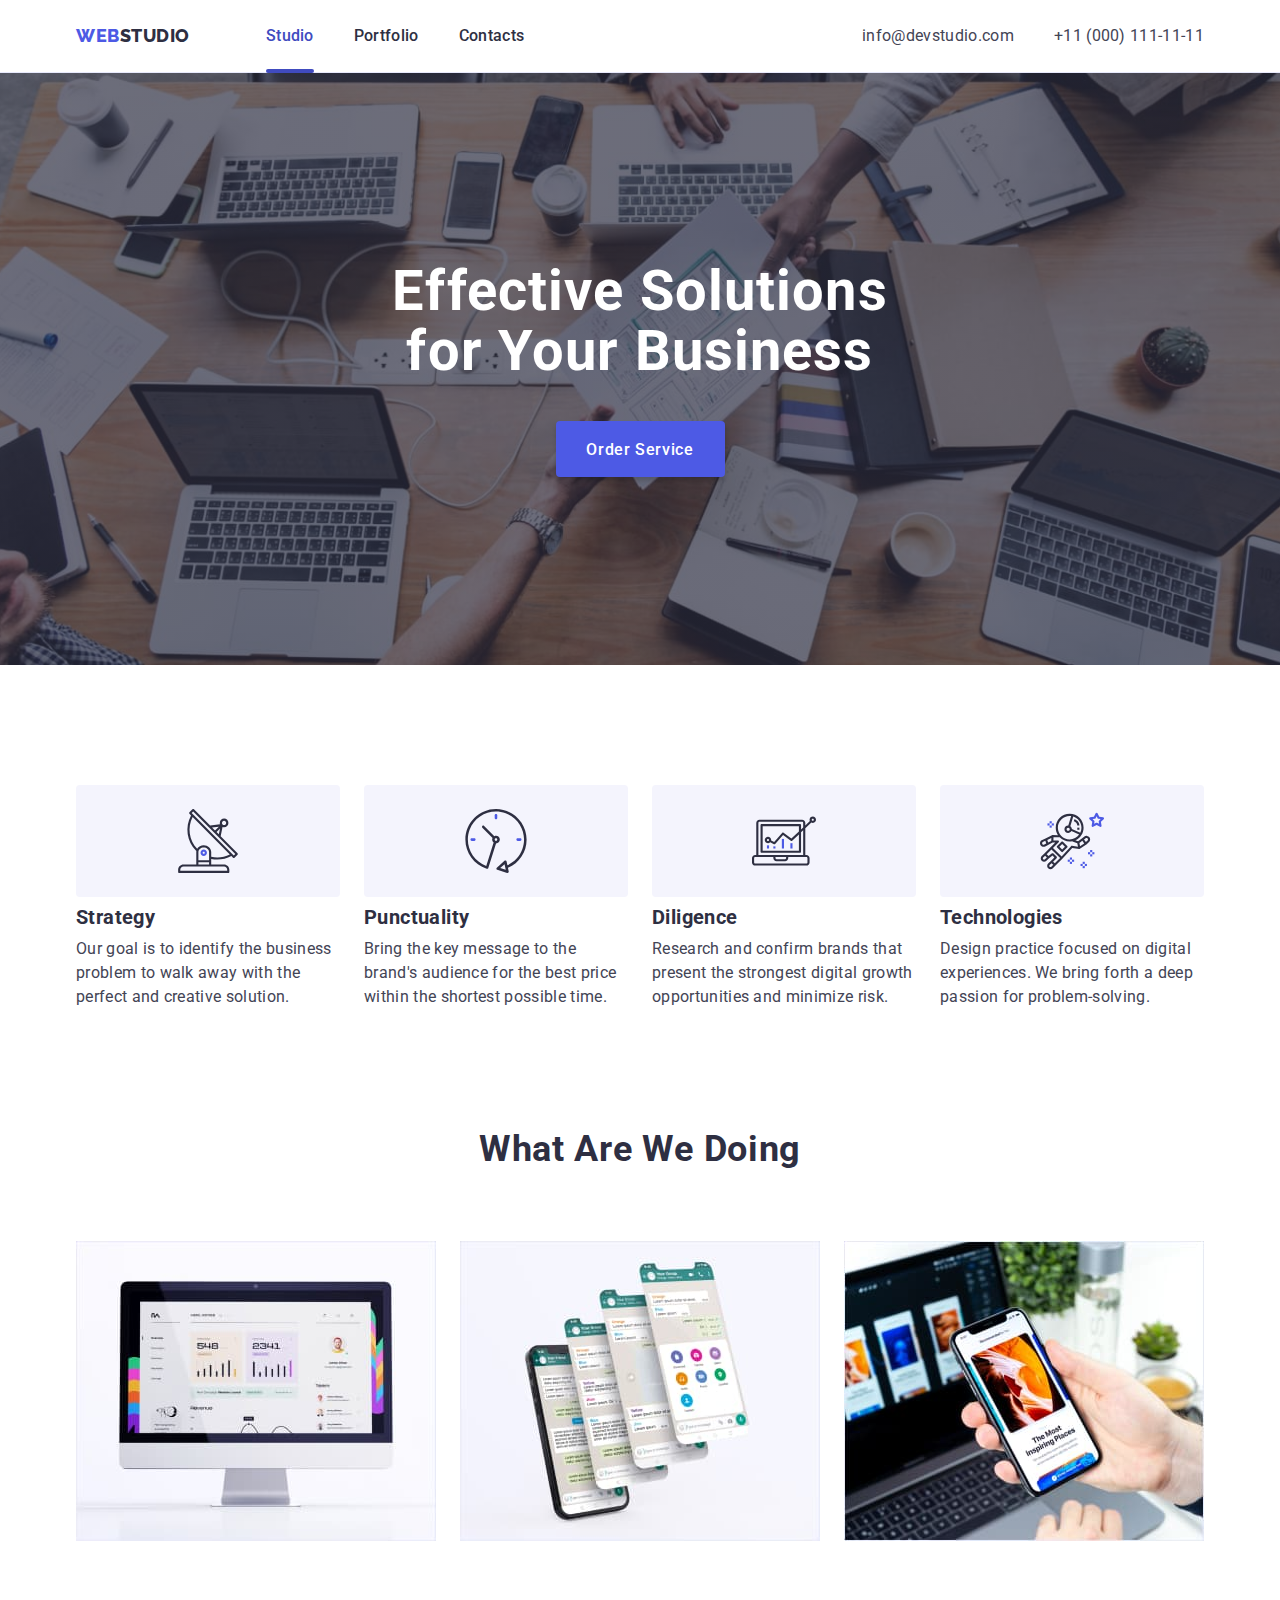
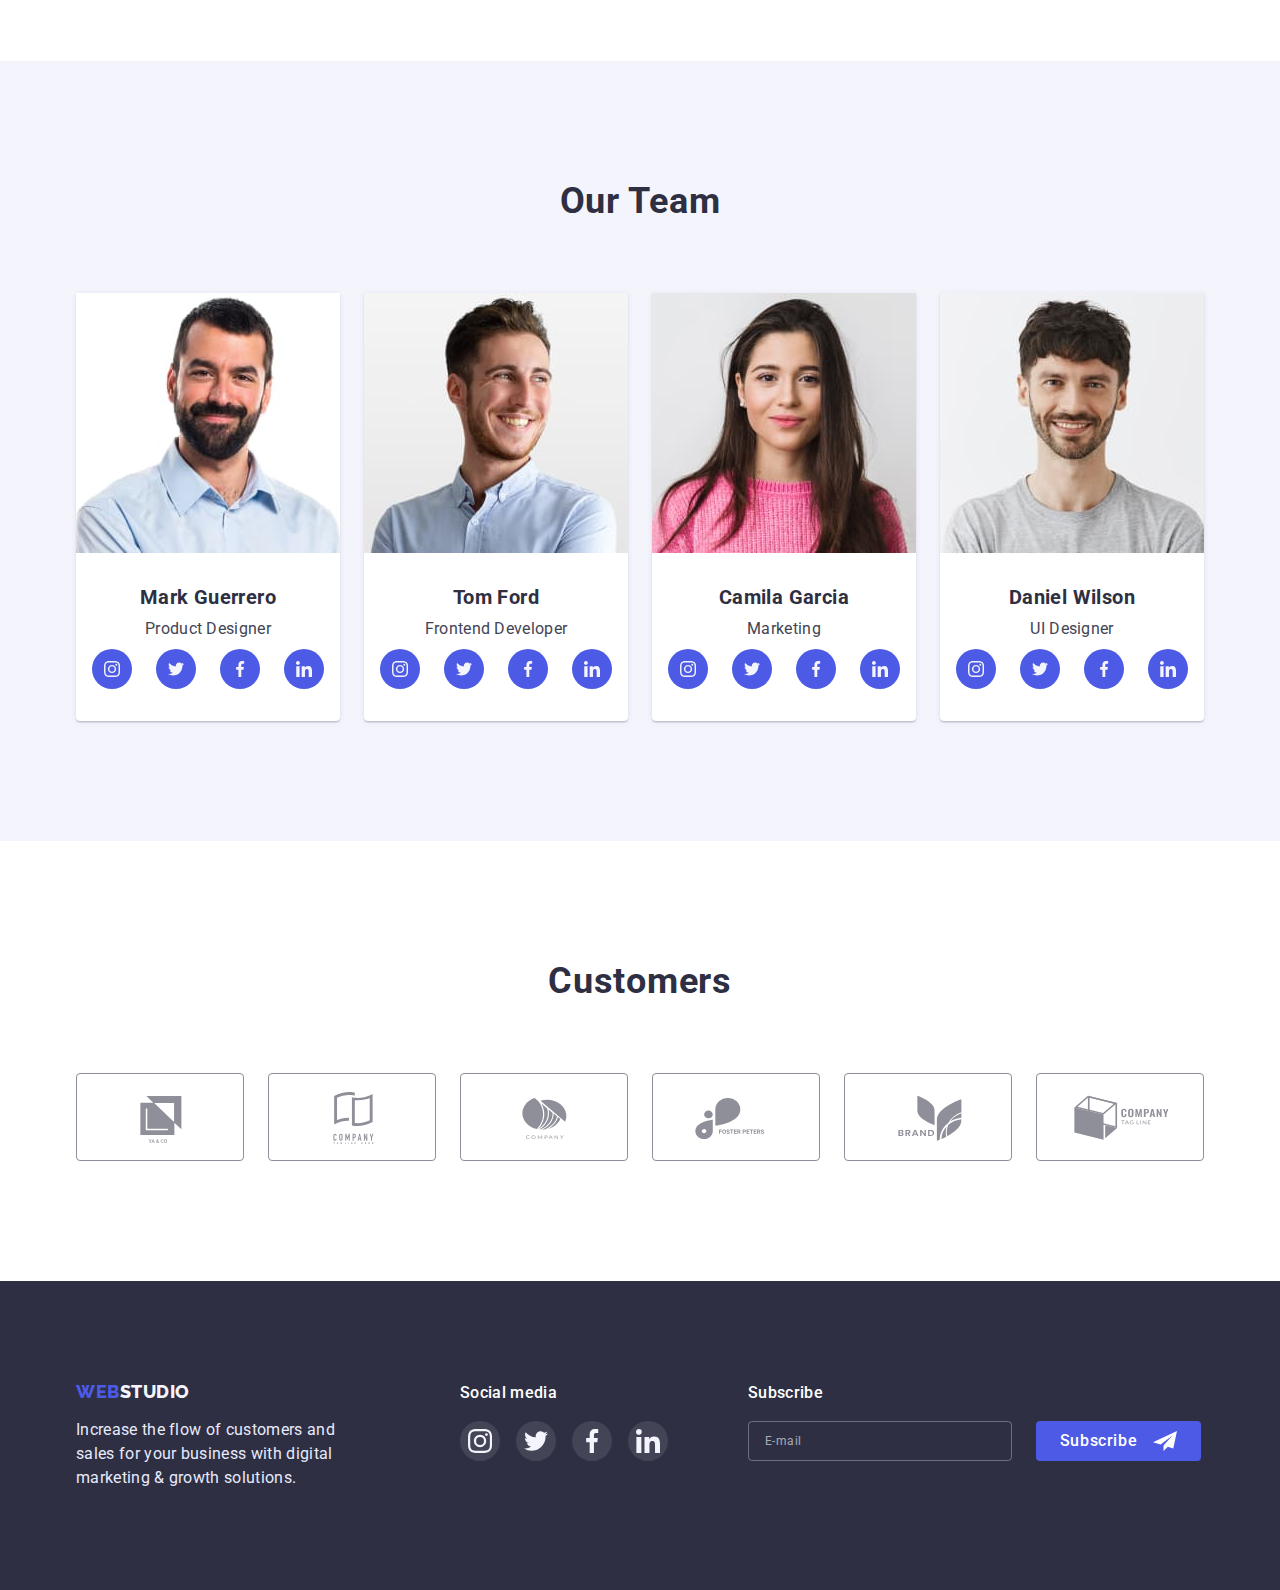
<file: index.html>
<!DOCTYPE html>
<html lang="en">
  <head>
    <meta charset="UTF-8" />
    <meta http-equiv="X-UA-Compatible" content="IE=edge" />
    <meta name="viewport" content="width=device-width, initial-scale=1.0" />
    <title>Студія</title>
    <link rel="preconnect" href="https://fonts.googleapis.com" />
    <link rel="preconnect" href="https://fonts.gstatic.com" crossorigin />
    <link
      href="https://fonts.googleapis.com/css2?family=Raleway:wght@800&family=Roboto:wght@400;500;700;900&display=swap"
      rel="stylesheet"
    />
    <link
      rel="stylesheet"
      href="https://cdnjs.cloudflare.com/ajax/libs/modern-normalize/1.1.0/modern-normalize.min.css"
    />
    <link rel="stylesheet" href="./css/styles.css" />
    <link rel="stylesheet" href="./css/mobile.css" />
    <link rel="stylesheet" href="./css/tablet.css" />
    <link rel="stylesheet" href="./css/desktop.css" />
  </head>
  <body>
    <!--header-->

    <header class="site-header">
      <div class="container wrap-header">
        <a href="./index.html" class="header-logo header-padding"
          >Web<span class="logo-text-studio">Studio</span>
        </a>
        <nav class="header-navigation">
          <ul class="navigation-list list">
            <li class="navigation-item">
              <a
                class="nav-link link header-padding active-link active-color"
                href="./index.html"
                >Studio</a
              >
            </li>
            <li class="navigation-item">
              <a class="nav-link link header-padding" href="./portfolio.html"
                >Portfolio</a
              >
            </li>
            <li class="navigation-item">
              <a class="nav-link link header-padding" href="">Contacts</a>
            </li>
          </ul>
        </nav>
        <ul class="header-contacts-list list">
          <li class="header-contact-item">
            <a
              class="header-mail-link link header-padding"
              href="mailto:info@devstudio.com"
              >info@devstudio.com
            </a>
          </li>
          <li class="header-contact-item">
            <a
              class="header-phone-link link header-padding"
              href="tel:+11(000)111-11-11"
              >+11 (000) 111-11-11
            </a>
          </li>
        </ul>
        <button type="button" class="open-mob-menu" data-menu-open>
          <svg class="icon-hamburger" width="32px" height="22px">
            <use href="./images/symbol-defs.svg#icon-hamburger"></use>
          </svg>
        </button>
      </div>
      <div class="mob-menu is-hidden" data-menu>
        <div class="container">
          <div class="mob-nav-wrap">
            <button type="button" class="close-mob-menu" data-menu-close>
              <svg class="icon-close" width="8px" height="8px">
                <use href="./images/symbol-defs.svg#icon-close1"></use>
              </svg>
            </button>
            <ul class="mob-menu-list list">
              <li class="mob-menu-item">
                <a href="./index.html" class="mob-menu-link link active-color"
                  >Studio</a
                >
              </li>
              <li class="mob-menu-item">
                <a href="./portfolio.html" class="mob-menu-link link"
                  >Portfolio</a
                >
              </li>
              <li class="mob-menu-item">
                <a href="" class="mob-menu-link link">Contacts</a>
              </li>
            </ul>
          </div>
          <div class="mob-contacts-wrap">
            <ul class="mob-contacts-list list">
              <li class="mob-contacts-item">
                <a href="tel:+11(000)111-11-11" class="mob-contacts-tel link"
                  >+11 (000) 111-11-11</a
                >
              </li>
              <li class="mob-contacts-item">
                <a
                  href="mailto:info@devstudio.com"
                  class="mob-contacts-email link"
                  >info@devstudio.com</a
                >
              </li>
            </ul>
            <ul class="mob-soc-list list">
              <li class="mob-soc-item">
                <a href="" class="mob-soc-link link"
                  ><svg class="mob-soc-icon" width="24" height="24">
                    <use
                      href="./images/symbol-defs.svg#icon-instagram"
                    ></use></svg
                ></a>
              </li>
              <li class="mob-soc-item">
                <a href="" class="mob-soc-link link"
                  ><svg class="mob-soc-icon" width="24" height="24">
                    <use
                      href="./images/symbol-defs.svg#icon-twitter"
                    ></use></svg
                ></a>
              </li>
              <li class="mob-soc-item">
                <a href="" class="mob-soc-link link"
                  ><svg class="mob-soc-icon" width="24" height="24">
                    <use
                      href="./images/symbol-defs.svg#icon-facebook"
                    ></use></svg
                ></a>
              </li>
              <li class="mob-soc-item">
                <a href="" class="mob-soc-link link"
                  ><svg class="mob-soc-icon" width="24" height="24">
                    <use
                      href="./images/symbol-defs.svg#icon-linkedin"
                    ></use></svg
                ></a>
              </li>
            </ul>
          </div>
        </div>
      </div>
    </header>

    <!--main-->

    <main class="site-main">
      <!--section solutions-->

      <section class="section-solutions">
        <div class="container">
          <h1 class="solution-title">Effective Solutions for Your Business</h1>
          <button class="service-btn" type="button" data-modal-open>
            Order Service
          </button>
        </div>
      </section>

      <!--Section advantages-->

      <section class="section-advantages section">
        <div class="container">
          <h2 class="visually-hidden">Advantages</h2>
          <ul class="advantages-list list">
            <li class="advantages-item icon-antenna">
              <h3 class="advantures-desc">Strategy</h3>
              <p class="advantures-text">
                Our goal is to identify the business problem to walk away with
                the perfect and creative solution.
              </p>
            </li>
            <li class="advantages-item icon-clock">
              <h3 class="advantures-desc">Punctuality</h3>
              <p class="advantures-text">
                Bring the key message to the brand's audience for the best price
                within the shortest possible time.
              </p>
            </li>
            <li class="advantages-item icon-diagram">
              <h3 class="advantures-desc">Diligence</h3>
              <p class="advantures-text">
                Research and confirm brands that present the strongest digital
                growth opportunities and minimize risk.
              </p>
            </li>
            <li class="advantages-item icon-astronaut">
              <h3 class="advantures-desc">Technologies</h3>
              <p class="advantures-text">
                Design practice focused on digital experiences. We bring forth a
                deep passion for problem-solving.
              </p>
            </li>
          </ul>
        </div>
      </section>

      <!--section activity-->

      <section class="section-activity section">
        <div class="container">
          <h2 class="activity-title">What are we doing</h2>
          <ul class="activity-list list">
            <li class="activity-item">
              <img
                srcset="
                  ./images/img-activity1.jpg    1x,
                  ./images/img-activity1-2x.jpg 2x
                "
                class="activity-image"
                src="./images/img-activity1.jpg"
                alt="img1"
                width="360"
                height="300"
              />
            </li>
            <li class="activity-item">
              <img
                srcset="
                  ./images/img-activity2.jpg    1x,
                  ./images/img-activity2-2x.jpg 2x
                "
                class="activity-image"
                src="./images/img-activity2.jpg"
                alt="img2"
                width="360"
                height="300"
              />
            </li>
            <li class="activity-item">
              <img
                srcset="
                  ./images/img-activity3.jpg    1x,
                  ./images/img-activity3-2x.jpg 2x
                "
                class="activity-image"
                src="./images/img-activity3.jpg"
                alt="img3"
                width="360"
                height="300"
              />
            </li>
          </ul>
        </div>
      </section>

      <!--section team-->

      <section class="section-team section">
        <div class="container">
          <h2 class="team-title">Our Team</h2>
          <ul class="team-list list">
            <li class="team-item">
              <img
                srcset="./images/img-team1.jpg 1x, ./images/img-team1-2x.jpg 2x"
                class="team-image"
                src="./images/img-team1.jpg"
                alt="img-team1"
                width="264"
                height="260"
              />
              <h3 class="team-desc-title">Mark Guerrero</h3>
              <p class="team-text">Product Designer</p>
              <ul class="team-soc-list list">
                <li class="team-soc-item">
                  <a href="" class="team-soc-link link">
                    <svg class="team-soc-icon" width="16" height="16">
                      <use href="./images/symbol-defs.svg#icon-instagram"></use>
                    </svg>
                  </a>
                </li>
                <li class="team-soc-item">
                  <a href="" class="team-soc-link link">
                    <svg class="team-soc-icon" width="16" height="16">
                      <use href="./images/symbol-defs.svg#icon-twitter"></use>
                    </svg>
                  </a>
                </li>
                <li class="team-soc-item">
                  <a href="" class="team-soc-link link">
                    <svg class="team-soc-icon" width="16" height="16">
                      <use href="./images/symbol-defs.svg#icon-facebook"></use>
                    </svg>
                  </a>
                </li>
                <li class="team-soc-item">
                  <a href="" class="team-soc-link link">
                    <svg class="team-soc-icon" width="16" height="16">
                      <use href="./images/symbol-defs.svg#icon-linkedin"></use>
                    </svg>
                  </a>
                </li>
              </ul>
            </li>

            <li class="team-item">
              <img
                srcset="./images/img-team2.jpg 1x, ./images/img-team2-2x.jpg 2x"
                class="team-image"
                src="./images/img-team2.jpg"
                alt="img-team2"
                width="264"
                height="260"
              />
              <h3 class="team-desc-title">Tom Ford</h3>
              <p class="team-text">Frontend Developer</p>
              <ul class="team-soc-list list">
                <li class="team-soc-item">
                  <a href="" class="team-soc-link link">
                    <svg class="team-soc-icon" width="16" height="16">
                      <use href="./images/symbol-defs.svg#icon-instagram"></use>
                    </svg>
                  </a>
                </li>
                <li class="team-soc-item">
                  <a href="" class="team-soc-link link">
                    <svg class="team-soc-icon" width="16" height="16">
                      <use href="./images/symbol-defs.svg#icon-twitter"></use>
                    </svg>
                  </a>
                </li>
                <li class="team-soc-item">
                  <a href="" class="team-soc-link link">
                    <svg class="team-soc-icon" width="16" height="16">
                      <use href="./images/symbol-defs.svg#icon-facebook"></use>
                    </svg>
                  </a>
                </li>
                <li class="team-soc-item">
                  <a href="" class="team-soc-link link">
                    <svg class="team-soc-icon" width="16" height="16">
                      <use href="./images/symbol-defs.svg#icon-linkedin"></use>
                    </svg>
                  </a>
                </li>
              </ul>
            </li>
            <li class="team-item">
              <img
                srcset="./images/img-team3.jpg 1x, ./images/img-team3-2x.jpg 2x"
                class="team-image"
                src="./images/img-team3.jpg"
                alt="img-team3"
                width="264"
                height="260"
              />
              <h3 class="team-desc-title">Camila Garcia</h3>
              <p class="team-text">Marketing</p>
              <ul class="team-soc-list list">
                <li class="team-soc-item">
                  <a href="" class="team-soc-link link">
                    <svg class="team-soc-icon" width="16" height="16">
                      <use href="./images/symbol-defs.svg#icon-instagram"></use>
                    </svg>
                  </a>
                </li>
                <li class="team-soc-item">
                  <a href="" class="team-soc-link link">
                    <svg class="team-soc-icon" width="16" height="16">
                      <use href="./images/symbol-defs.svg#icon-twitter"></use>
                    </svg>
                  </a>
                </li>
                <li class="team-soc-item">
                  <a href="" class="team-soc-link link">
                    <svg class="team-soc-icon" width="16" height="16">
                      <use href="./images/symbol-defs.svg#icon-facebook"></use>
                    </svg>
                  </a>
                </li>
                <li class="team-soc-item">
                  <a href="" class="team-soc-link link">
                    <svg class="team-soc-icon" width="16" height="16">
                      <use href="./images/symbol-defs.svg#icon-linkedin"></use>
                    </svg>
                  </a>
                </li>
              </ul>
            </li>
            <li class="team-item">
              <img
                srcset="./images/img-team4.jpg 1x, ./images/img-team4-2x.jpg 2x"
                class="team-image"
                src="./images/img-team4.jpg"
                alt="img-team4"
                width="264"
                height="260"
              />
              <h3 class="team-desc-title">Daniel Wilson</h3>
              <p class="team-text">UI Designer</p>
              <ul class="team-soc-list list">
                <li class="team-soc-item">
                  <a href="" class="team-soc-link link">
                    <svg class="team-soc-icon" width="16" height="16">
                      <use href="./images/symbol-defs.svg#icon-instagram"></use>
                    </svg>
                  </a>
                </li>
                <li class="team-soc-item">
                  <a href="" class="team-soc-link link">
                    <svg class="team-soc-icon" width="16" height="16">
                      <use href="./images/symbol-defs.svg#icon-twitter"></use>
                    </svg>
                  </a>
                </li>
                <li class="team-soc-item">
                  <a href="" class="team-soc-link link">
                    <svg class="team-soc-icon" width="16" height="16">
                      <use href="./images/symbol-defs.svg#icon-facebook"></use>
                    </svg>
                  </a>
                </li>
                <li class="team-soc-item">
                  <a href="" class="team-soc-link link">
                    <svg class="team-soc-icon" width="16" height="16">
                      <use href="./images/symbol-defs.svg#icon-linkedin"></use>
                    </svg>
                  </a>
                </li>
              </ul>
            </li>
          </ul>
        </div>
      </section>
      <section class="section-customers">
        <div class="container">
          <h2 class="customers-title">Customers</h2>
          <ul class="customers-list list">
            <li class="customers-item">
              <a href="" class="customers-link link"
                ><svg class="customers-icon" width="104" height="56">
                  <use
                    href="./images/symbol-defs.svg#icon-logo-firm1"
                  ></use></svg
              ></a>
            </li>
            <li class="customers-item">
              <a href="" class="customers-link link"
                ><svg class="customers-icon" width="104" height="56">
                  <use
                    href="./images/symbol-defs.svg#icon-logo-firm2"
                  ></use></svg
              ></a>
            </li>
            <li class="customers-item">
              <a href="" class="customers-link link"
                ><svg class="customers-icon" width="104" height="56">
                  <use
                    href="./images/symbol-defs.svg#icon-logo-firm3"
                  ></use></svg
              ></a>
            </li>
            <li class="customers-item">
              <a href="" class="customers-link link"
                ><svg class="customers-icon" width="104" height="56">
                  <use
                    href="./images/symbol-defs.svg#icon-logo-firm4"
                  ></use></svg
              ></a>
            </li>
            <li class="customers-item">
              <a href="" class="customers-link link"
                ><svg class="customers-icon" width="104" height="56">
                  <use
                    href="./images/symbol-defs.svg#icon-logo-firm5"
                  ></use></svg
              ></a>
            </li>
            <li class="customers-item">
              <a href="" class="customers-link link"
                ><svg class="customers-icon" width="104" height="56">
                  <use
                    href="./images/symbol-defs.svg#icon-logo-firm6"
                  ></use></svg
              ></a>
            </li>
          </ul>
        </div>
      </section>
    </main>

    <!--footer-->

    <footer class="site-footer">
      <div class="container wrap-footer">
        <div class="footer-logo-text">
          <a href="./index.html" class="footer-logo"
            >Web<span class="logo-footer-studio">Studio</span>
          </a>
          <p class="footer-text">
            Increase the flow of customers and sales for your business with
            digital marketing & growth solutions.
          </p>
        </div>
        <div class="footer-soc-icon">
          <p class="footer-soc-text">Social media</p>
          <ul class="footer-soc-list list">
            <li class="footer-soc-item">
              <a href="" class="footer-soc-link link"
                ><svg class="team-soc-icon" width="24" height="24">
                  <use
                    href="./images/symbol-defs.svg#icon-instagram"
                  ></use></svg
              ></a>
            </li>
            <li class="footer-soc-item">
              <a href="" class="footer-soc-link link"
                ><svg class="team-soc-icon" width="24" height="24">
                  <use href="./images/symbol-defs.svg#icon-twitter"></use></svg
              ></a>
            </li>
            <li class="footer-soc-item">
              <a href="" class="footer-soc-link link"
                ><svg class="team-soc-icon" width="24" height="24">
                  <use href="./images/symbol-defs.svg#icon-facebook"></use></svg
              ></a>
            </li>
            <li class="footer-soc-item">
              <a href="" class="footer-soc-link link"
                ><svg class="team-soc-icon" width="24" height="24">
                  <use href="./images/symbol-defs.svg#icon-linkedin"></use></svg
              ></a>
            </li>
          </ul>
        </div>
        <div class="wrap-footer-form">
          <p class="footer-form-title">Subscribe</p>
          <form class="footer-form">
            <input
              class="footer-input"
              type="text"
              name="user-email"
              placeholder="E-mail"
            />
            <button class="footer-form-btn" type="submit">
              Subscribe
              <svg class="send-icon" width="24" height="24">
                <use href="./images/symbol-defs.svg#icon-send"></use>
              </svg>
            </button>
          </form>
        </div>
      </div>
    </footer>
    <div class="backdrop is-hidden" data-modal>
      <div class="modal">
        <button type="button" class="modal-close" data-modal-close>
          <svg class="close-icon" width="8" height="8">
            <use href="./images/symbol-defs.svg#icon-close1"></use>
          </svg>
        </button>
        <p class="modal-title">Leave your contacts and we will call you back</p>
        <form class="modal-form">
          <div class="modal-field">
            <label for="user-name" class="input-text">Name</label>
            <div class="input-wrap">
              <input
                type="text"
                class="modal-input"
                name="user-name"
                id="user-name"
              /><svg class="input-icon" width="18" height="18">
                <use href="./images/symbol-defs.svg#icon-person"></use>
              </svg>
            </div>
          </div>
          <div class="modal-field">
            <label for="user-phone" class="input-text">Phone</label>
            <div class="input-wrap">
              <input
                type="text"
                class="modal-input"
                name="user-phone"
                id="user-phone"
              /><svg class="input-icon" width="18" height="24">
                <use href="./images/symbol-defs.svg#icon-phone"></use>
              </svg>
            </div>
          </div>
          <div class="modal-field">
            <label for="user-email" class="input-text">Email</label>
            <div class="input-wrap">
              <input
                type="text"
                class="modal-input"
                name="user-email"
                id="user-email"
              /><svg class="input-icon" width="18" height="24">
                <use href="./images/symbol-defs.svg#icon-email"></use>
              </svg>
            </div>
          </div>
          <div class="modal-field">
            <label for="user-text" class="input-text">Comment</label>
            <textarea
              name="user-text"
              id="user-text"
              class="modal-comment"
              placeholder="Text input"
            ></textarea>
          </div>
          <div class="modal-field">
            <input
              type="checkbox"
              name="privacy"
              id="privacy"
              value="true"
              class="input-ckeckbox visually-hidden"
            />
            <label for="privacy" class="privacy-text"
              >I accept the terms and conditions of the
              <a class="policy-link" href="">Privacy Policy</a>
            </label>
          </div>
          <button type="submit" class="modal-btn">Send</button>
        </form>
      </div>
    </div>
    <script src="./js/modal.js"></script>
    <script src="./js/menu.js"></script>
  </body>
</html>
</file>
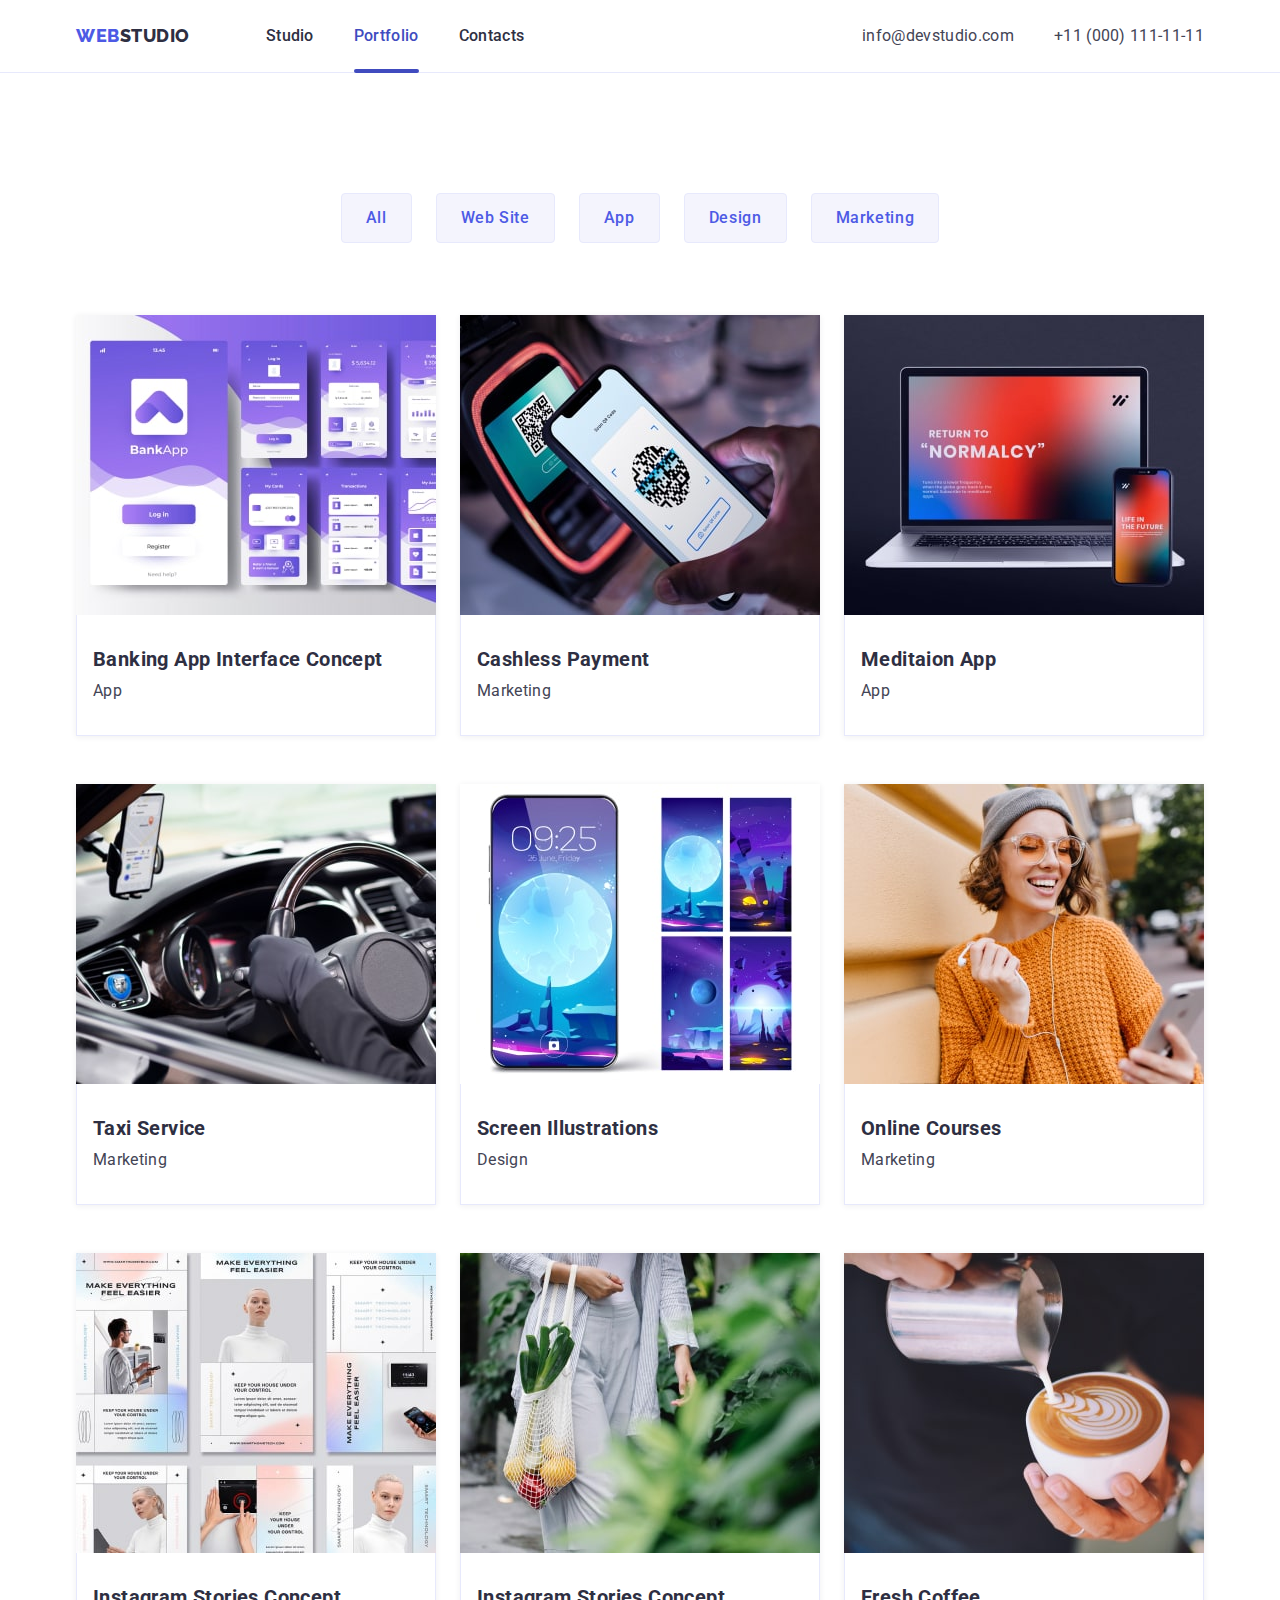
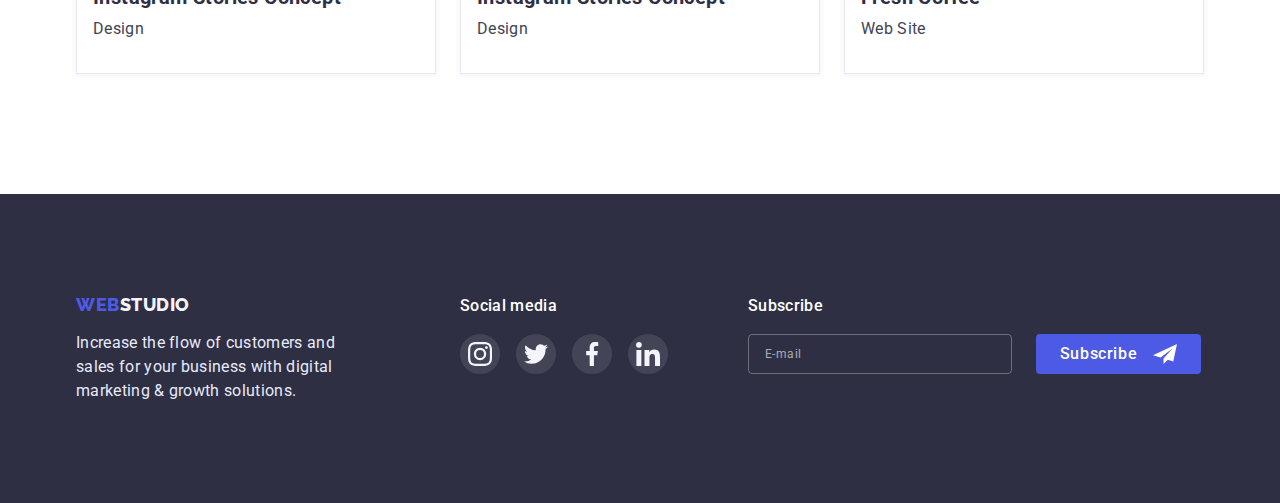
<file: portfolio.html>
<!DOCTYPE html>
<html lang="en">
  <head>
    <meta charset="UTF-8" />
    <meta http-equiv="X-UA-Compatible" content="IE=edge" />
    <meta name="viewport" content="width=device-width, initial-scale=1.0" />
    <title>Портфоліо</title>
    <link rel="preconnect" href="https://fonts.googleapis.com" />
    <link rel="preconnect" href="https://fonts.gstatic.com" crossorigin />
    <link
      href="https://fonts.googleapis.com/css2?family=Raleway:wght@800&family=Roboto:wght@400;500;700;900&display=swap"
      rel="stylesheet"
    />
    <link
      rel="stylesheet"
      href="https://cdnjs.cloudflare.com/ajax/libs/modern-normalize/1.1.0/modern-normalize.min.css"
    />
    <link rel="stylesheet" href="./css/styles.css" />
    <link rel="stylesheet" href="./css/mobile.css" />
    <link rel="stylesheet" href="./css/tablet.css" />
    <link rel="stylesheet" href="./css/desktop.css" />
  </head>
  <body>
    <!--header-->

    <header class="site-header">
      <div class="container wrap-header">
        <a class="header-logo header-padding" href="./index.html"
          >Web<span class="logo-text-studio">Studio</span>
        </a>
        <nav class="header-navigation">
          <ul class="navigation-list list">
            <li class="navigation-item">
              <a class="nav-link link header-padding" href="./index.html"
                >Studio</a
              >
            </li>
            <li class="navigation-item">
              <a
                class="nav-link link header-padding active-link active-color"
                href="./portfolio.html"
                >Portfolio</a
              >
            </li>
            <li class="navigation-item">
              <a class="nav-link link header-padding" href="">Contacts</a>
            </li>
          </ul>
        </nav>
        <ul class="header-contacts-list list">
          <li class="header-contact-item">
            <a
              class="header-mail-link link header-padding"
              href="mailto:info@devstudio.com"
              >info@devstudio.com</a
            >
          </li>
          <li class="header-contact-item">
            <a
              class="header-phone-link link header-padding"
              href="tel:+11(000)111-11-11"
              >+11 (000) 111-11-11</a
            >
          </li>
        </ul>
        <button type="button" class="open-mob-menu" data-menu-open>
          <svg class="icon-hamburger" width="32px" height="22px">
            <use href="./images/symbol-defs.svg#icon-hamburger"></use>
          </svg>
        </button>
      </div>
      <div class="mob-menu is-hidden" data-menu>
        <div class="container">
          <div class="mob-nav-wrap">
            <button type="button" class="close-mob-menu" data-menu-close>
              <svg class="icon-close" width="8px" height="8px">
                <use href="./images/symbol-defs.svg#icon-close1"></use>
              </svg>
            </button>
            <ul class="mob-menu-list list">
              <li class="mob-menu-item">
                <a href="./index.html" class="mob-menu-link link">Studio</a>
              </li>
              <li class="mob-menu-item">
                <a
                  href="./portfolio.html"
                  class="mob-menu-link link active-color"
                  >Portfolio</a
                >
              </li>
              <li class="mob-menu-item">
                <a href="" class="mob-menu-link link">Contacts</a>
              </li>
            </ul>
          </div>
          <div class="mob-contacts-wrap">
            <ul class="mob-contacts-list list">
              <li class="mob-contacts-item">
                <a href="tel:+11(000)111-11-11" class="mob-contacts-tel link"
                  >+11 (000) 111-11-11</a
                >
              </li>
              <li class="mob-contacts-item">
                <a
                  href="mailto:info@devstudio.com"
                  class="mob-contacts-email link"
                  >info@devstudio.com</a
                >
              </li>
            </ul>
            <ul class="mob-soc-list list">
              <li class="mob-soc-item">
                <a href="" class="mob-soc-link link"
                  ><svg class="mob-soc-icon" width="24" height="24">
                    <use
                      href="./images/symbol-defs.svg#icon-instagram"
                    ></use></svg
                ></a>
              </li>
              <li class="mob-soc-item">
                <a href="" class="mob-soc-link link"
                  ><svg class="mob-soc-icon" width="24" height="24">
                    <use
                      href="./images/symbol-defs.svg#icon-twitter"
                    ></use></svg
                ></a>
              </li>
              <li class="mob-soc-item">
                <a href="" class="mob-soc-link link"
                  ><svg class="mob-soc-icon" width="24" height="24">
                    <use
                      href="./images/symbol-defs.svg#icon-facebook"
                    ></use></svg
                ></a>
              </li>
              <li class="mob-soc-item">
                <a href="" class="mob-soc-link link"
                  ><svg class="mob-soc-icon" width="24" height="24">
                    <use
                      href="./images/symbol-defs.svg#icon-linkedin"
                    ></use></svg
                ></a>
              </li>
            </ul>
          </div>
        </div>
      </div>
    </header>

    <!--main-->

    <main class="portfolio-main">
      <section class="section-portfolio-btn section">
        <div class="container">
          <h1 class="visually-hidden">Portfolio</h1>

          <!--portfolio btn-->

          <ul class="portfolio-list list">
            <li class="portfolio-item">
              <button data-f="all" class="portfolio-btn" type="button">
                All
              </button>
            </li>
            <li class="portfolio-item">
              <button data-f="web-site" class="portfolio-btn" type="button">
                Web Site
              </button>
            </li>
            <li class="portfolio-item">
              <button data-f="app" class="portfolio-btn" type="button">
                App
              </button>
            </li>
            <li class="portfolio-item">
              <button data-f="design" class="portfolio-btn" type="button">
                Design
              </button>
            </li>
            <li class="portfolio-item">
              <button data-f="marketing" class="portfolio-btn" type="button">
                Marketing
              </button>
            </li>
          </ul>

          <!--portfolio image-->
          <ul class="portfolio-image-list list">
            <li class="portfolio-picture-item app">
              <a class="portfolio-link link" href="#">
                <div class="top-text-wrap">
                  <picture>
                    <source
                      srcset="
                        ./images/img-portfolio-deskt-1-min.jpg    1x,
                        ./images/img-portfolio-deskt-1-2x-min.jpg 2x
                      "
                      media="(min-width: 1200px)"
                    />
                    <source
                      srcset="
                        ./images/img-portfolio-tab-1-min.jpg    1x,
                        ./images/img-portfolio-tab-1-2x-min.jpg 2x
                      "
                      media="(min-width: 768px)"
                    />
                    <source
                      srcset="
                        ./images/img-portfolio-mob-1-min.jpg    1x,
                        ./images/img-portfolio-mob-1-2x-min.jpg 2x
                      "
                      media="(min-width: 320px)"
                    />
                    <img
                      class="image"
                      src="./images/img-portfolio1.jpg"
                      alt="img-portfolio1"
                      width="396"
                      height="300"
                    />
                  </picture>
                  <p class="image-top-text">
                    14 Stylish and User-Friendly App Design Concepts · Task
                    Manager App · Calorie Tracker App · Exotic Fruit Ecommerce
                    App · Cloud Storage App
                  </p>
                </div>
                <div class="desc-border">
                  <h2 class="portfolio-image-desc">
                    Banking App Interface Concept
                  </h2>
                  <p class="portfolio-image-text">App</p>
                </div>
              </a>
            </li>
            <li class="portfolio-picture-item marketing">
              <a class="portfolio-link link" href="#">
                <div class="top-text-wrap">
                  <picture>
                    <source
                      srcset="
                        ./images/img-portfolio-deskt-2-min.jpg    1x,
                        ./images/img-portfolio-deskt-2-2x-min.jpg 2x
                      "
                      media="(min-width: 1200px)"
                    />
                    <source
                      srcset="
                        ./images/img-portfolio-tab-2-min.jpg    1x,
                        ./images/img-portfolio-tab-2-2x-min.jpg 2x
                      "
                      media="(min-width: 768px)"
                    />
                    <source
                      srcset="
                        ./images/img-portfolio-mob-2-min.jpg    1x,
                        ./images/img-portfolio-mob-2-2x-min.jpg 2x
                      "
                      media="(min-width: 320px)"
                    />
                    <img
                      class="image"
                      src="./images/img-portfolio2.jpg"
                      alt="img-portfolio2"
                      width="396"
                      height="300"
                    />
                  </picture>
                  <p class="image-top-text">
                    14 Stylish and User-Friendly App Design Concepts · Task
                    Manager App · Calorie Tracker App · Exotic Fruit Ecommerce
                    App · Cloud Storage App
                  </p>
                </div>
                <div class="desc-border">
                  <h2 class="portfolio-image-desc">Cashless Payment</h2>
                  <p class="portfolio-image-text">Marketing</p>
                </div>
              </a>
            </li>
            <li class="portfolio-picture-item app">
              <a class="portfolio-link link" href="#">
                <div class="top-text-wrap">
                  <picture>
                    <source
                      srcset="
                        ./images/img-portfolio-deskt-3-min.jpg    1x,
                        ./images/img-portfolio-deskt-3-2x-min.jpg 2x
                      "
                      media="(min-width: 1200px)"
                    />
                    <source
                      srcset="
                        ./images/img-portfolio-tab-3-min.jpg    1x,
                        ./images/img-portfolio-tab-3-2x-min.jpg 2x
                      "
                      media="(min-width: 768px)"
                    />
                    <source
                      srcset="
                        ./images/img-portfolio-mob-3-min.jpg    1x,
                        ./images/img-portfolio-mob-3-2x-min.jpg 2x
                      "
                      media="(min-width: 320px)"
                    />
                    <img
                      class="image"
                      src="./images/img-portfolio3.jpg"
                      alt="img-portfolio3"
                      width="396"
                      height="300"
                    />
                  </picture>
                  <p class="image-top-text">
                    14 Stylish and User-Friendly App Design Concepts · Task
                    Manager App · Calorie Tracker App · Exotic Fruit Ecommerce
                    App · Cloud Storage App
                  </p>
                </div>
                <div class="desc-border">
                  <h2 class="portfolio-image-desc">Meditaion App</h2>
                  <p class="portfolio-image-text">App</p>
                </div>
              </a>
            </li>
            <li class="portfolio-picture-item marketing">
              <a class="portfolio-link link" href="#">
                <div class="top-text-wrap">
                  <picture>
                    <source
                      srcset="
                        ./images/img-portfolio-deskt-4-min.jpg    1x,
                        ./images/img-portfolio-deskt-4-2x-min.jpg 2x
                      "
                      media="(min-width: 1200px)"
                    />
                    <source
                      srcset="
                        ./images/img-portfolio-tab-4-min.jpg    1x,
                        ./images/img-portfolio-tab-4-2x-min.jpg 2x
                      "
                      media="(min-width: 768px)"
                    />
                    <source
                      srcset="
                        ./images/img-portfolio-mob-4-min.jpg    1x,
                        ./images/img-portfolio-mob-4-2x-min.jpg 2x
                      "
                      media="(min-width: 320px)"
                    />
                    <img
                      class="image"
                      src="./images/img-portfolio4.jpg"
                      alt="img-portfolio4"
                      width="396"
                      height="300"
                    />
                  </picture>
                  <p class="image-top-text">
                    14 Stylish and User-Friendly App Design Concepts · Task
                    Manager App · Calorie Tracker App · Exotic Fruit Ecommerce
                    App · Cloud Storage App
                  </p>
                </div>
                <div class="desc-border">
                  <h2 class="portfolio-image-desc">Taxi Service</h2>
                  <p class="portfolio-image-text">Marketing</p>
                </div>
              </a>
            </li>
            <li class="portfolio-picture-item design">
              <a class="portfolio-link link" href="#">
                <div class="top-text-wrap">
                  <picture>
                    <source
                      srcset="
                        ./images/img-portfolio-deskt-5-min.jpg    1x,
                        ./images/img-portfolio-deskt-5-2x-min.jpg 2x
                      "
                      media="(min-width: 1200px)"
                    />
                    <source
                      srcset="
                        ./images/img-portfolio-tab-5-min.jpg    1x,
                        ./images/img-portfolio-tab-5-2x-min.jpg 2x
                      "
                      media="(min-width: 768px)"
                    />
                    <source
                      srcset="
                        ./images/img-portfolio-mob-5-min.jpg    1x,
                        ./images/img-portfolio-mob-5-2x-min.jpg 2x
                      "
                      media="(min-width: 320px)"
                    />
                    <img
                      class="image"
                      src="./images/img-portfolio5.jpg"
                      alt="img-portfolio5"
                      width="396"
                      height="300"
                    />
                  </picture>
                  <p class="image-top-text">
                    14 Stylish and User-Friendly App Design Concepts · Task
                    Manager App · Calorie Tracker App · Exotic Fruit Ecommerce
                    App · Cloud Storage App
                  </p>
                </div>
                <div class="desc-border">
                  <h2 class="portfolio-image-desc">Screen Illustrations</h2>
                  <p class="portfolio-image-text">Design</p>
                </div>
              </a>
            </li>
            <li class="portfolio-picture-item marketing">
              <a class="portfolio-link link" href="#">
                <div class="top-text-wrap">
                  <picture>
                    <source
                      srcset="
                        ./images/img-portfolio-deskt-6-min.jpg    1x,
                        ./images/img-portfolio-deskt-6-2x-min.jpg 2x
                      "
                      media="(min-width: 1200px)"
                    />
                    <source
                      srcset="
                        ./images/img-portfolio-tab-6-min.jpg    1x,
                        ./images/img-portfolio-tab-6-2x-min.jpg 2x
                      "
                      media="(min-width: 768px)"
                    />
                    <source
                      srcset="
                        ./images/img-portfolio-mob-6-min.jpg    1x,
                        ./images/img-portfolio-mob-6-2x-min.jpg 2x
                      "
                      media="(min-width: 320px)"
                    />
                    <img
                      class="image"
                      src="./images/img-portfolio6.jpg"
                      alt="img-portfolio6"
                      width="396"
                      height="300"
                    />
                  </picture>
                  <p class="image-top-text">
                    14 Stylish and User-Friendly App Design Concepts · Task
                    Manager App · Calorie Tracker App · Exotic Fruit Ecommerce
                    App · Cloud Storage App
                  </p>
                </div>
                <div class="desc-border">
                  <h2 class="portfolio-image-desc">Online Courses</h2>
                  <p class="portfolio-image-text">Marketing</p>
                </div>
              </a>
            </li>
            <li class="portfolio-picture-item design">
              <a class="portfolio-link link" href="#">
                <div class="top-text-wrap">
                  <picture>
                    <source
                      srcset="
                        ./images/img-portfolio-deskt-7-min.jpg    1x,
                        ./images/img-portfolio-deskt-7-2x-min.jpg 2x
                      "
                      media="(min-width: 1200px)"
                    />
                    <source
                      srcset="
                        ./images/img-portfolio-tab-7-min.jpg    1x,
                        ./images/img-portfolio-tab-7-2x-min.jpg 2x
                      "
                      media="(min-width: 768px)"
                    />
                    <source
                      srcset="
                        ./images/img-portfolio-mob-7-min.jpg    1x,
                        ./images/img-portfolio-mob-7-2x-min.jpg 2x
                      "
                      media="(min-width: 320px)"
                    />
                    <img
                      class="image"
                      src="./images/img-portfolio7.jpg"
                      alt="img-portfolio7"
                      width="396"
                      height="300"
                    />
                  </picture>
                  <p class="image-top-text">
                    14 Stylish and User-Friendly App Design Concepts · Task
                    Manager App · Calorie Tracker App · Exotic Fruit Ecommerce
                    App · Cloud Storage App
                  </p>
                </div>
                <div class="desc-border">
                  <h2 class="portfolio-image-desc">
                    Instagram Stories Concept
                  </h2>
                  <p class="portfolio-image-text">Design</p>
                </div>
              </a>
            </li>
            <li class="portfolio-picture-item design">
              <a class="portfolio-link link" href="#">
                <div class="top-text-wrap">
                  <picture>
                    <source
                      srcset="
                        ./images/img-portfolio-deskt-8-min.jpg    1x,
                        ./images/img-portfolio-deskt-8-2x-min.jpg 2x
                      "
                      media="(min-width: 1200px)"
                    />
                    <source
                      srcset="
                        ./images/img-portfolio-tab-8-min.jpg    1x,
                        ./images/img-portfolio-tab-8-2x-min.jpg 2x
                      "
                      media="(min-width: 768px)"
                    />
                    <source
                      srcset="
                        ./images/img-portfolio-mob-8-min.jpg    1x,
                        ./images/img-portfolio-mob-8-2x-min.jpg 2x
                      "
                      media="(min-width: 320px)"
                    />
                    <img
                      class="image"
                      src="./images/img-portfolio8.jpg"
                      alt="img-portfolio8"
                      width="396"
                      height="300"
                    />
                  </picture>
                  <p class="image-top-text">
                    14 Stylish and User-Friendly App Design Concepts · Task
                    Manager App · Calorie Tracker App · Exotic Fruit Ecommerce
                    App · Cloud Storage App
                  </p>
                </div>
                <div class="desc-border">
                  <h2 class="portfolio-image-desc">
                    Instagram Stories Concept
                  </h2>
                  <p class="portfolio-image-text">Design</p>
                </div>
              </a>
            </li>
            <li class="portfolio-picture-item web-site">
              <a class="portfolio-link link" href="#">
                <div class="top-text-wrap">
                  <picture>
                    <source
                      srcset="
                        ./images/img-portfolio-deskt-9-min.jpg    1x,
                        ./images/img-portfolio-deskt-9-2x-min.jpg 2x
                      "
                      media="(min-width: 1200px)"
                    />
                    <source
                      srcset="
                        ./images/img-portfolio-tab-9-min.jpg    1x,
                        ./images/img-portfolio-tab-9-2x-min.jpg 2x
                      "
                      media="(min-width: 768px)"
                    />
                    <source
                      srcset="
                        ./images/img-portfolio-mob-9-min.jpg    1x,
                        ./images/img-portfolio-mob-9-2x-min.jpg 2x
                      "
                      media="(min-width: 320px)"
                    />
                    <img
                      class="image"
                      src="./images/img-portfolio9.jpg"
                      alt="img-portfolio9"
                    />
                  </picture>
                  <p class="image-top-text">
                    14 Stylish and User-Friendly App Design Concepts · Task
                    Manager App · Calorie Tracker App · Exotic Fruit Ecommerce
                    App · Cloud Storage App
                  </p>
                </div>
                <div class="desc-border">
                  <h2 class="portfolio-image-desc">Fresh Coffee</h2>
                  <p class="portfolio-image-text">Web Site</p>
                </div>
              </a>
            </li>
          </ul>
        </div>
      </section>
    </main>

    <!--footer-->

    <footer class="site-footer">
      <div class="container wrap-footer">
        <div class="footer-logo-text">
          <a href="./index.html" class="footer-logo"
            >Web<span class="logo-footer-studio">Studio</span>
          </a>
          <p class="footer-text">
            Increase the flow of customers and sales for your business with
            digital marketing & growth solutions.
          </p>
        </div>
        <div class="footer-soc-icon">
          <p class="footer-soc-text">Social media</p>
          <ul class="footer-soc-list list">
            <li class="footer-soc-item">
              <a href="" class="footer-soc-link link"
                ><svg class="team-soc-icon" width="24" height="24">
                  <use
                    href="./images/symbol-defs.svg#icon-instagram"
                  ></use></svg
              ></a>
            </li>
            <li class="footer-soc-item">
              <a href="" class="footer-soc-link link"
                ><svg class="team-soc-icon" width="24" height="24">
                  <use href="./images/symbol-defs.svg#icon-twitter"></use></svg
              ></a>
            </li>
            <li class="footer-soc-item">
              <a href="" class="footer-soc-link link"
                ><svg class="team-soc-icon" width="24" height="24">
                  <use href="./images/symbol-defs.svg#icon-facebook"></use></svg
              ></a>
            </li>
            <li class="footer-soc-item">
              <a href="" class="footer-soc-link link"
                ><svg class="team-soc-icon" width="24" height="24">
                  <use href="./images/symbol-defs.svg#icon-linkedin"></use></svg
              ></a>
            </li>
          </ul>
        </div>
        <div class="wrap-footer-form">
          <p class="footer-form-title">Subscribe</p>
          <form class="footer-form">
            <input
              class="footer-input"
              type="text"
              name="user-email"
              placeholder="E-mail"
            />
            <button class="footer-form-btn" type="submit">
              Subscribe
              <svg class="send-icon" width="24" height="24">
                <use href="./images/symbol-defs.svg#icon-send"></use>
              </svg>
            </button>
          </form>
        </div>
      </div>
    </footer>
    <script src="./js/menu.js"></script>
    <script src="./filter.js"></script>
  </body>
</html>
</file>
<file: css/styles.css>
:root {
  --main-title-colour: #434455;
  --accent-color: #4d5ae5;
  --first-title-color: #2e2f42;
  --second-title-color: #ffffff;
  --desc-color: #e7e9fc;
  --studio-color: #f4f4fd;
  --firsf-background-color: #ffffff;
  --second-background-color: #2e2f42;
  --third-background-color: #f4f4fd;
  --first-btn-color: #f4f4fd;
  --second-btn-color: #404bbf;
  --padding-top-header: 24px;
  --padding-bottom-header: 24px;
  --customers-icon-color: #8e8f99;
  --footer-icon-hover: #31d0aa;
  --modal-bg-color: #fcfcfc;
  --privacy-text-color: #757575;
}

body {
  color: var(--main-title-colour);
  font-family: "Roboto", sans-serif;
  background: var(--firsf-background-color);
}

p,
h1,
h2,
h3 {
  margin: 0;
}
ul {
  margin: 0;
  padding-left: 0;
}
img {
  display: block;
  max-width: 100%;
  width: 100%;
  height: auto;
}

.container {
  padding-left: 15px;
  padding-right: 15px;
  margin: 0 auto;
}
.section {
  padding-bottom: 120px;
}

/* header */
.site-header {
  border-bottom: 1px solid #e7e9fc;
}
.wrap-header {
  display: flex;
  justify-content: space-between;
  padding-top: 24px;
  padding-bottom: 24px;
}
.header-padding {
  display: block;
}

.header-logo {
  text-decoration: none;
  font-family: "Raleway", sans-serif;
  font-weight: 800;
  font-size: 18px;
  line-height: calc(24 / 18);
  letter-spacing: 0.03em;
  text-transform: uppercase;
  color: var(--accent-color);
  display: inline-block;
  /* margin-right: 76px; */
}
.logo-text {
}
.logo-text-studio {
  color: var(--first-title-color);
}
.header-navigation {
}
.navigation-list {
  display: none;
  /* display: flex; */
  gap: 40px;
}

.header-contacts-list {
  display: none;
  /* display: flex; */
  /* margin-left: auto; */
}
.list {
  list-style: none;
}
.link {
  text-decoration: none;
}
.open-mob-menu {
  width: 32px;
  height: 22px;
  background-color: transparent;
  border: none;
  padding: 0;
  cursor: pointer;
}
.icon-hamburger {
  stroke: var(--first-title-color);
}
.mob-menu {
  position: fixed;
  top: 0;
  width: 100vw;
  height: 100vh;
  background-color: var(--firsf-background-color);
  z-index: 1;
  padding-top: 80px;
  padding-bottom: 40px;
}

.mob-menu > .container {
  height: 100%;
  display: flex;
  flex-direction: column;
  justify-content: space-between;
  overflow: auto;
}

.close-mob-menu {
  position: absolute;
  top: 40px;
  right: 40px;
  width: 24px;
  height: 24px;
  border-radius: 50%;
  border: 1px solid rgba(0, 0, 0, 0.1);
  background-color: var(--desc-color);
  cursor: pointer;
  margin-left: auto;
  align-items: center;
  justify-content: center;
  display: flex;
  transition-property: background-color, fill;
  transition-duration: 250ms;
  transition-timing-function: cubic-bezier(0.4, 0, 0.2, 1);
}
.close-mob-menu:hover,
.close-mob-menu:focus {
  fill: var(--firsf-background-color);
  background-color: var(--second-btn-color);
}
.icon-close {
}
.mob-menu-list {
  display: flex;
  flex-direction: column;
  gap: 40px;
  margin-bottom: 40px;
}

.mob-menu-item {
}
.mob-menu-link {
  font-weight: 700;
  font-size: 36px;
  line-height: calc(40 / 36);
  letter-spacing: 0.02em;
  text-transform: capitalize;
  color: var(--first-title-color);
  transition-property: color;
  transition-duration: 250ms;
  transition-timing-function: cubic-bezier(0.4, 0, 0.2, 1);
}
.active-color {
  color: var(--second-btn-color);
}
.mob-menu-link:focus {
  color: var(--second-btn-color);
}
.mob-contacts-list {
  display: flex;
  flex-direction: column;
  gap: 40px;
}
.mob-contacts-item {
}
.mob-contacts-tel {
  font-weight: 600;
  font-size: 30px;
  line-height: calc(34 / 30);
  text-transform: capitalize;
  color: var(--accent-color);
}
.mob-contacts-email {
  font-weight: 600;
  font-size: 20px;
  line-height: calc(24 / 20);
  letter-spacing: 0.02em;
  color: var(--main-title-colour);
}
.mob-soc-list {
  display: flex;
  gap: 40px;
  margin-top: 48px;
}
.mob-soc-item {
  width: 40px;
  height: 40px;
}
.mob-soc-link {
  width: 100%;
  height: 100%;
  background-color: var(--accent-color);
  border-radius: 50%;
  display: flex;
  align-items: center;
  justify-content: center;
  transition-property: background-color;
  transition-duration: 250ms;
  transition-timing-function: cubic-bezier(0.4, 0, 0.2, 1);
}
.mob-soc-link:focus {
  background-color: var(--second-btn-color);
}
.mob-soc-icon {
  fill: var(--first-btn-color);
}

/* Main */
.site-main {
}
.section-solutions {
  width: 100%;
  /* max-width: 1440px; */
  margin-left: auto;
  margin-right: auto;
  background-image: linear-gradient(
      rgba(46, 47, 66, 0.7),
      rgba(46, 47, 66, 0.7)
    ),
    url(../images/solution-mob.jpg);
  background-repeat: no-repeat;
  background-position: center;
  background-size: cover;

  background-color: var(--second-background-color);
  text-align: center;
  padding-top: 112px;

  padding-bottom: 112px;
  /* padding-top: 188px;
  padding-bottom: 188px; */
}
@media (min-device-pixel-ratio: 2),
  (min-resolution: 192dpi),
  (min-resolution: 2dppx) {
  .section-solutions {
    background-image: linear-gradient(
        rgba(46, 47, 66, 0.7),
        rgba(46, 47, 66, 0.7)
      ),
      url(../images/solution-mob-2x.jpg);
  }
}

.solution-title {
  font-size: 36px;
  line-height: calc(40 / 36);
  /* font-size: 56px;
  line-height: calc(60 / 56); */
  letter-spacing: 0.02em;
  color: var(--second-title-color);
  /* max-width: 496px; */
  max-width: 320px;
  /* margin-bottom: 48px; */
  margin-bottom: 72px;
  margin-left: auto;
  margin-right: auto;
}
.service-btn {
  width: 169px;
  height: 56px;
  font-family: inherit;
  background: var(--accent-color);
  font-weight: 500;
  font-size: 16px;
  line-height: calc(19 / 16);
  letter-spacing: 0.04em;
  color: var(--second-title-color);
  cursor: pointer;
  box-shadow: 0px 4px 4px rgba(0, 0, 0, 0.15);
  border-radius: 4px;
  border: 1px solid transparent;
  transition-property: background-color;
  transition-duration: 250ms;
  transition-timing-function: cubic-bezier(0.4, 0, 0.2, 1);
}

/* .service-btn:focus {
  background-color: var(--second-btn-color);
} */
.service-btn:hover,
.service-btn:focus {
  box-shadow: 0px 4px 4px rgba(0, 0, 0, 0.15);
  background-color: var(--second-btn-color);
}

.section-advantages {
  padding-top: 96px;
  padding-bottom: 96px;
  /* padding-top: 120px; */
}

.advantages-list {
  /* display: flex; */
  display: flex;
  flex-direction: column;
  gap: 72px;
}
.advantages-item {
  /* margin-right: 24px;
  flex-basis: calc((100% - 72px) / 4); */
  width: 100%;
}
.advantages-item::before {
  display: none;
  /* display: block; */
  content: "";

  background-size: auto;
  background-repeat: no-repeat;
  background-position: center;
  background-color: var(--studio-color);
  border-radius: 4px;
  height: 112px;
}
.icon-antenna::before {
  background-image: url(../images/antenna.svg);
}
.icon-clock::before {
  background-image: url(../images/clock.svg);
}
.icon-diagram::before {
  background-image: url(../images/diagram.svg);
}
.icon-astronaut::before {
  background-image: url(../images/astronaut.svg);
}
.advantages-item:last-child {
  margin-right: 0;
}
.advantures-desc {
  text-align: center;
  font-size: 36px;
  line-height: calc(40 / 36);
  /* font-size: 20px;
  line-height: calc(24 / 20); */
  letter-spacing: 0.02em;
  color: var(--first-title-color);

  margin-bottom: 8px;
}
.advantures-text {
  font-weight: 500;
  font-size: 16px;
  line-height: calc(24 / 16);
  letter-spacing: 0.02em;
  align-self: stretch;
}
.section-activity {
  display: none;
}
.activity-title {
  font-size: 36px;
  line-height: calc(40 / 36);
  letter-spacing: 0.02em;
  text-transform: capitalize;
  color: var(--first-title-color);
  margin-bottom: 72px;
  text-align: center;
}
.activity-list {
  display: flex;
  gap: 24px;
}
/* 
.activity-item {
  width: calc((100% - 48px) / 3);
}
.activity-image {
} */
.section-team {
  background: var(--third-background-color);
  padding-top: 96px;
  padding-bottom: 96px;
  /* padding-top: 120px; */
}
.team-title {
  font-size: 36px;
  line-height: calc(40 / 36);
  letter-spacing: 0.02em;
  text-transform: capitalize;
  color: var(--first-title-color);
  text-align: center;
  margin-bottom: 72px;
}
.team-list {
  display: flex;
  flex-direction: column;
  gap: 72px;

  /* display: flex;
  gap: 24px; */
}
/*тренування-after
.team-item::after {
  display: flex;
  content: "";
  height: 48px;
  width: 232px;
  margin-right: auto;
  margin-left: auto;
    background-image: url(../images/inst.svg), url(../images/twit.svg),
    url(../images/fcb.svg), url(../images/ln.svg);
  background-repeat: no-repeat;
  background-position: 0 4px, 64px 4px, 128px 4px, 192px 4px;
  background-size: 40px;
}*/

.team-item {
  background: var(--firsf-background-color);
  padding-bottom: 32px;
  box-shadow: 0px 1px 6px rgba(46, 47, 66, 0.08),
    0px 1px 1px rgba(46, 47, 66, 0.16), 0px 2px 1px rgba(46, 47, 66, 0.08);
  border-radius: 0px 0px 4px 4px;
}
.team-image {
  margin-bottom: 32px;
}
.team-desc-title {
  font-size: 20px;
  line-height: calc(24 / 20);
  letter-spacing: 0.02em;
  color: var(--first-title-color);
  margin-bottom: 8px;
  text-align: center;
}
.team-text {
  font-size: 16px;
  line-height: calc(24 / 16);
  letter-spacing: 0.02em;
  text-align: center;
  margin-bottom: 8px;
}
.team-soc-list {
  display: flex;
  gap: 24px;
  justify-content: center;
}

.team-soc-item {
  width: 40px;
  height: 40px;
}
.team-soc-link {
  width: 100%;
  height: 100%;
  background-color: var(--accent-color);
  border-radius: 50%;
  display: flex;
  align-items: center;
  justify-content: center;
  transition-property: background-color;
  transition-duration: 250ms;
  transition-timing-function: cubic-bezier(0.4, 0, 0.2, 1);
}
.team-soc-link:hover,
.team-soc-link:focus {
  background-color: var(--second-btn-color);
}
.team-soc-icon {
  fill: var(--studio-color);
}
.section-customers {
  padding-top: 96px;
  padding-bottom: 96px;
  /* padding-top: 120px;
  padding-bottom: 120px; */
}

.customers-title {
  font-size: 36px;
  line-height: calc(40 / 36);
  letter-spacing: 0.02em;
  text-transform: capitalize;
  color: var(--first-title-color);
  text-align: center;

  margin-bottom: 72px;
}
.customers-list {
  display: flex;
  flex-wrap: wrap;
  column-gap: 16px;
  row-gap: 72px;
  /* display: flex;
  gap: 24px; */
}

.customers-item {
  width: calc((100% - 16px) / 2);
  height: 88px;
  /* width: calc((100% - 120px) / 6);
  height: 88px; */
}
.customers-link {
  width: 100%;
  height: 100%;
  border: 1px solid #8e8f99;
  border-radius: 4px;
  display: flex;
  align-items: center;
  justify-content: center;
  transition-property: border-color;
  transition-duration: 250ms;
  transition-timing-function: cubic-bezier(0.4, 0, 0.2, 1);
}
.customers-link:hover {
  border-color: var(--second-btn-color);
}
.customers-link:hover .customers-icon {
  fill: var(--second-btn-color);
}
.customers-link:focus .customers-icon {
  fill: var(--second-btn-color);
}
.customers-icon {
  fill: var(--customers-icon-color);
  transition-property: fill;
  transition-duration: 250ms;
  transition-timing-function: cubic-bezier(0.4, 0, 0.2, 1);
}
/* Footer */

.site-footer {
  background: var(--second-background-color);
  padding: 96px 0;
}
.wrap-footer {
  /* display: flex;
  align-items: baseline; */
}
.footer-logo {
  text-decoration: none;
  font-family: "Raleway", sans-serif;
  font-weight: 800;
  font-size: 18px;
  line-height: calc(21 / 18);
  letter-spacing: 0.03em;
  text-transform: uppercase;
  color: var(--accent-color);
  display: block;
  text-align: center;
  margin-bottom: 16px;
}
.footer-logo-text {
  margin-bottom: 72px;
}

.logo-footer-studio {
  color: var(--studio-color);
}
.footer-soc-icon {
  margin-bottom: 72px;
}
.footer-text {
  margin: 0 auto;
  width: 264px;
  font-size: 16px;
  line-height: calc(24 / 16);
  letter-spacing: 0.02em;
  color: var(--desc-color);
}
.footer-soc-icon {
  margin-bottom: 72px;
}
.footer-soc-text,
.footer-form-title {
  font-weight: 500;
  font-size: 16px;
  line-height: calc(24 / 16);
  letter-spacing: 0.02em;
  color: var(--firsf-background-color);

  margin-bottom: 16px;
  text-align: center;
}
.footer-soc-list {
  display: flex;
  justify-content: center;
  gap: 16px;
}

.footer-soc-item {
  width: 40px;
  height: 40px;
}
.footer-soc-link {
  width: 100%;
  height: 100%;
  background-color: var(--main-title-colour);
  border-radius: 50%;
  display: flex;
  align-items: center;
  justify-content: center;
  transition-property: background-color;
  transition-duration: 250ms;
  transition-timing-function: cubic-bezier(0.4, 0, 0.2, 1);
}
.footer-soc-link:hover,
.footer-soc-link:focus {
  background-color: var(--footer-icon-hover);
}
.wrap-footer-form {
  /* margin-left: 80px; */
}
.footer-form {
  /* display: flex; */
}
.footer-input {
  width: 100%;
  height: 40px;
  background-color: transparent;
  border: 1px solid rgba(255, 255, 255, 0.3);
  border-radius: 4px;
  padding-left: 16px;
  margin-bottom: 16px;
  outline: none;
  font-weight: 400;
  font-size: 12px;
  line-height: calc(24 / 12);
  letter-spacing: 0.04em;
  color: rgba(255, 255, 255, 0.6);
  /* margin-right: 24px; */
  transition-property: border-color;
  transition-duration: 250ms;
  transition-timing-function: cubic-bezier(0.4, 0, 0.2, 1);
}

.footer-input:focus {
  border-color: var(--accent-color);
}
.footer-input::placeholder {
  font-weight: 400;
  font-size: 12px;
  line-height: calc(24 / 12);
  letter-spacing: 0.04em;
  color: rgba(255, 255, 255, 0.6);
}

.footer-form-btn {
  min-width: 165px;
  height: 40px;
  padding-top: 8px;
  padding-bottom: 8px;
  margin: 0 auto;
  background: var(--accent-color);
  border-radius: 4px;
  border-color: transparent;
  font-weight: 500;
  font-size: 16px;
  line-height: calc(24 / 16);
  letter-spacing: 0.04em;
  color: #ffffff;
  cursor: pointer;
  display: flex;
  align-items: center;
  justify-content: center;
  transition-property: background-color;
  transition-duration: 250ms;
  transition-timing-function: cubic-bezier(0.4, 0, 0.2, 1);
}
.footer-form-btn:hover,
.footer-form-btn:focus {
  background-color: var(--second-btn-color);
}
.send-icon {
  fill: var(--firsf-background-color);
  margin-left: 16px;
}
.backdrop {
  position: fixed;
  top: 0;
  height: 100%;
  width: 100%;
  background-color: rgba(46, 47, 66, 0.4);
  transition-property: opacity, visibility;
  transition-duration: 300ms;
  transition-timing-function: linear;
}
.modal {
  position: absolute;
  top: 50%;
  left: 50%;
  /* width: 408px; */
  width: 392px;
  min-height: 576px;
  background-color: var(--modal-bg-color);
  border-radius: 4px;
  /* padding: 72px 24px 24px 24px; */
  padding: 72px 40px 40px 40px;
  transform: translate(-50%, -50%);
  transition-property: transform;
  transition-duration: 300ms;
  transition-timing-function: linear;
}
.backdrop.is-hidden .modal {
  transform: translateX(-50%);
}
.modal-close {
  position: absolute;
  top: 40px;
  right: 40px;
  /* right: 24px;
  top: 24px; */
  width: 24px;
  height: 24px;
  border-radius: 50%;
  border: 1px solid rgba(0, 0, 0, 0.1);
  background-color: var(--desc-color);
  cursor: pointer;
  margin-left: auto;
  align-items: center;
  justify-content: center;
  display: flex;
  transition-property: background-color, fill;
  transition-duration: 250ms;
  transition-timing-function: cubic-bezier(0.4, 0, 0.2, 1);
}
.modal-close:hover,
.modal-close:focus {
  fill: var(--firsf-background-color);
  background-color: var(--second-btn-color);
}
.is-hidden {
  visibility: hidden;
  opacity: 0;

  pointer-events: none;
}
.hide {
  opacity: 1;
  animation-name: f1;
  animation-duration: 1000ms;
  animation-fill-mode: forwards;
}
@keyframes f1 {
  to {
    opacity: 0;
    width: 0;
    height: 0;
  }
}
.modal-title {
  font-weight: 500;
  /* font-size: 16px;
  line-height: calc(24 / 16); */
  font-size: 12px;
  line-height: calc(18 / 12);
  text-align: center;
  letter-spacing: 0.02em;
  color: var(--first-title-color);
  margin-bottom: 16px;
}
.modal-input {
  display: block;
  width: 100%;
  height: 40px;
  background-color: transparent;
  border: 1px solid rgba(33, 33, 33, 0.2);
  border-radius: 4px;
  padding-left: 38px;
  outline: none;
  font-weight: 400;
  font-size: 12px;
  line-height: calc(16 / 12);
  letter-spacing: 0.04em;
  color: var(--first-title-color);
  transition-property: border-color;
  transition-duration: 250ms;
  transition-timing-function: cubic-bezier(0.4, 0, 0.2, 1);
}
.modal-input:focus {
  border-color: var(--accent-color);
}
.modal-input:focus + .input-icon {
  fill: var(--accent-color);
}
.modal-comment {
  display: block;
  width: 100%;
  height: 120px;
  border: 1px solid rgba(33, 33, 33, 0.2);
  border-radius: 4px;
  background-color: transparent;
  outline: none;
  padding-left: 16px;
  padding-top: 8px;
  resize: none;
  font-weight: 400;
  font-size: 12px;
  line-height: calc(16 / 12);
  letter-spacing: 0.04em;
  color: var(--first-title-color);
  transition-property: border-color;
  transition-duration: 250ms;
  transition-timing-function: cubic-bezier(0.4, 0, 0.2, 1);
}
.modal-comment::placeholder {
  font-weight: 400;
  font-size: 12px;
  line-height: calc(16 / 12);
  letter-spacing: 0.04em;
  color: rgba(117, 117, 117, 0.5);
}
.modal-comment:focus {
  border-color: var(--accent-color);
}

.privacy-text {
  font-weight: 400;
  font-size: 12px;
  line-height: calc(16 / 12);
  letter-spacing: 0.04em;
  color: var(--privacy-text-color);
  display: flex;
}
.privacy-text::before {
  content: "";
  width: 16px;
  height: 16px;
  border: 1.25px solid #2e2f42;
  border-radius: 2px;
  margin-right: 8px;
  display: block;
  transition-property: background-color, border, background-image;
  transition-duration: 250ms;
  transition-timing-function: cubic-bezier(0.4, 0, 0.2, 1);
}

.input-ckeckbox:checked + .privacy-text::before {
  background-color: var(--second-btn-color);
  border: none;
  background-image: url(../images/ok-icon.svg);
  background-repeat: no-repeat;
  background-position: center;
}
.policy-link {
  display: contents;
  margin-left: 5px;
  color: var(--accent-color);
}
.ok-icon {
}
.modal-form {
}
.modal-btn {
  width: 169px;
  height: 56px;
  font-family: inherit;
  font-weight: 500;
  font-size: 16px;
  line-height: calc(24 / 16);
  letter-spacing: 0.04em;
  color: var(--firsf-background-color);
  background: var(--accent-color);
  box-shadow: 0px 4px 4px rgba(0, 0, 0, 0.15);
  border-radius: 4px;
  cursor: pointer;
  display: block;
  margin-top: 24px;
  margin: 0 auto;
  /* margin-left: 96px;
  margin-top: 24px;
  margin-right: 96px; */
  border-color: transparent;
  transition-property: background-color;
  transition-duration: 250ms;
  transition-timing-function: cubic-bezier(0.4, 0, 0.2, 1);
}
.modal-btn:hover,
.modal-btn:focus {
  background-color: var(--second-btn-color);
  box-shadow: 0px 4px 4px rgba(0, 0, 0, 0.15);
}
.modal-field {
  margin-bottom: 8px;
}
.modal-field:nth-child(5) {
  margin-bottom: 0px;
}

.input-wrap {
  position: relative;
}
.input-text {
  font-weight: 400;
  font-size: 12px;
  line-height: calc(14 / 12);
  letter-spacing: 0.01em;
  color: var(--customers-icon-color);
  display: block;
  margin-bottom: 4px;
}

.input-icon {
  position: absolute;
  left: 16px;
  top: 50%;
  transform: translateY(-50%);
  transition-property: fill;
  transition-duration: 250ms;
  transition-timing-function: cubic-bezier(0.4, 0, 0.2, 1);
}

/* Portfolio */

.site-header {
}
.logo-text {
}
.logo-text-studio {
}
.header-navigation {
}
.navigation-list {
}
.list {
}
.navigation-item {
}
.nav-link {
}
.header-contacts-list {
}
.header-contact-item {
}
.header-mail-link {
}
.header-phone-link {
}
.portfolio-main {
  background: var(--firsf-background-color);
}
.section-portfolio-btn {
  /* padding-top: 96px; */
  padding-top: 48px;
  padding-bottom: 48px;
}
.visually-hidden {
  position: absolute;
  width: 1px;
  height: 1px;
  margin: -1px;
  border: 0;
  padding: 0;
  white-space: nowrap;
  clip-path: inset(100%);
  clip: rect(0 0 0 0);
  overflow: hidden;
}
.portfolio-list {
  /* margin-bottom: 72px; */
  display: flex;
  flex-wrap: wrap;
  gap: 10px;
  /* justify-content: center; */
  /* gap: 24px; */
  margin-bottom: 48px;
}

.portfolio-btn {
  font-family: inherit;
  font-weight: 500;
  font-size: 16px;
  line-height: calc(24 / 16);
  letter-spacing: 0.04em;
  background: var(--first-btn-color);
  color: var(--accent-color);
  cursor: pointer;
  border: 1px solid #e7e9fc;
  border-radius: 4px;
  padding-top: 12px;
  padding-bottom: 12px;
  padding-left: 24px;
  padding-right: 24px;
  transition-property: background-color, color, border, box-shadow;
  transition-duration: 250ms;
  transition-timing-function: cubic-bezier(0.4, 0, 0.2, 1);
}
.portfolio-btn:hover,
.portfolio-btn:focus {
  background-color: var(--second-btn-color);
  color: var(--second-title-color);
  border: 1px solid transparent;
  box-shadow: 0px 3px 1px rgba(0, 0, 0, 0.1), 0px 2px 1px rgba(0, 0, 0, 0.08),
    0px 2px 2px rgba(0, 0, 0, 0.12);
}

.portfolio-image-list {
  display: flex;
  flex-wrap: wrap;
  row-gap: 48px;
  column-gap: 24px;
}
.portfolio-link {
  display: block;
  box-shadow: 0px 1px 6px rgba(46, 47, 66, 0.08);
  transition-property: box-shadow;
  transition-duration: 250ms;
  transition-timing-function: cubic-bezier(0.4, 0, 0.2, 1);
}
.portfolio-link:hover .image-top-text,
.portfolio-link:focus .image-top-text {
  transform: translateY(-100%);
}
.portfolio-link:hover,
.portfolio-link:focus {
  box-shadow: 0px 1px 6px rgba(46, 47, 66, 0.08),
    0px 1px 1px rgba(46, 47, 66, 0.16), 0px 2px 1px rgba(46, 47, 66, 0.08);
}

.top-text-wrap {
  position: relative;
  overflow: hidden;
}

.image-top-text {
  position: absolute;
  height: 100%;
  font-size: 16px;
  line-height: calc(24 / 16);
  letter-spacing: 0.02em;
  color: var(--first-btn-color);
  /* top: 0; */
  background-color: var(--accent-color);
  padding: 40px 32px 164px 32px;
  /* transform: translateY(100%); */
  transition-property: transform;
  transition-duration: 250ms;
  transition-timing-function: cubic-bezier(0.4, 0, 0.2, 1);
}
.desc-border {
  border-bottom: 1px solid #e7e9fc;
  border-left: 1px solid #e7e9fc;
  border-right: 1px solid #e7e9fc;
  padding-top: 32px;
  padding-bottom: 32px;
  padding-left: 16px;
}

.portfolio-image-desc {
  font-size: 20px;
  line-height: calc(24 / 20);
  letter-spacing: 0.02em;
  color: var(--first-title-color);

  margin-bottom: 8px;
}
.portfolio-image-text {
  font-size: 16px;
  line-height: calc(24 / 16);
  letter-spacing: 0.02em;
  color: var(--main-title-colour);
}
.footer {
}
.logo-text-footer {
}
.footer-text {
}
</file>
<file: css/mobile.css>
@media screen and (min-width: 480px) {
  .container {
    max-width: 428px;
    padding-left: 15px;
    padding-right: 15px;
    margin-left: auto;
    margin-right: auto;
  }
  .mob-contacts-tel {
    font-size: 36px;
    line-height: calc(40 / 36);
  }
  .mob-soc-list {
    gap: 56px;
  }
  .modal {
    padding: 72px 24px 24px 24px;
  }
  .modal-close {
    right: 24px;
    top: 24px;
  }
  .modal-title {
    font-size: 16px;
    line-height: calc(24 / 16);
  }
  .modal-btn {
    margin-top: 24px;
  }
  .policy-link {
    display: flex;
  }
  .section-team > .container {
    width: 294px;
  }
  .portfolio-list {
    gap: 24px;
  }
}
</file>
<file: css/tablet.css>
@media screen and (min-width: 768px) {
  .container {
    max-width: 768px;
  }
  .open-mob-menu {
    display: none;
  }
  .site-header {
    border-bottom: 1px solid #e7e9fc;
  }
  .wrap-header {
    display: flex;
    padding: 0 15px;
  }
  .header-padding {
    display: block;
    /* padding-top: 24px;
    padding-bottom: 24px; */
  }

  .header-logo {
    text-decoration: none;
    font-family: "Raleway", sans-serif;
    font-weight: 800;
    font-size: 18px;
    line-height: calc(24 / 18);
    letter-spacing: 0.03em;
    text-transform: uppercase;
    color: var(--accent-color);
    display: inline-block;
    padding: 24px 0;
  }
  .logo-text {
  }
  .logo-text-studio {
    color: var(--first-title-color);
  }
  .header-navigation {
    display: flex;
  }
  .navigation-list {
    display: flex;
    gap: 40px;
  }
  .list {
    list-style: none;
  }
  .link {
    text-decoration: none;
  }
  .navigation-item {
  }
  .nav-link {
    font-weight: 500;
    font-size: 16px;
    line-height: calc(24 / 16);
    letter-spacing: 0.02em;
    color: var(--first-title-color);
    transition-property: color;
    transition-duration: 250ms;
    transition-timing-function: cubic-bezier(0.4, 0, 0.2, 1);
    position: relative;
    padding: 24px 0;
  }
  .nav-link.active-link::after {
    content: "";
    width: 100%;
    height: 4px;
    border-radius: 2px;
    background-color: var(--second-btn-color);
    position: absolute;
    left: 0;
    bottom: -1px;
  }
  .nav-link:hover {
    color: var(--main-title-colour);
  }
  .nav-link:focus {
    color: var(--accent-color);
  }
  .active-color {
    color: var(--second-btn-color);
  }
  .header-contacts-list {
    display: block;
    padding-top: 24px;
    padding-bottom: 10px;
  }

  .header-contact-item {
  }
  .header-contact-item:first-child {
    margin-left: 0;
  }
  .header-mail-link {
    font-size: 12px;
    line-height: calc(16 / 12);
    letter-spacing: 0.02em;
    color: inherit;
    transition-property: color;
    transition-duration: 250ms;
    transition-timing-function: cubic-bezier(0.4, 0, 0.2, 1);
    margin-bottom: 4px;
  }
  .header-mail-link:hover,
  .header-mail-link:focus {
    color: var(--accent-color);
  }
  .header-phone-link {
    font-size: 12px;
    line-height: calc(16 / 12);
    letter-spacing: 0.02em;
    color: inherit;
    transition-property: color;
    transition-duration: 250ms;
    transition-timing-function: cubic-bezier(0.4, 0, 0.2, 1);
  }
  .header-phone-link:hover,
  .header-phone-link:focus {
    color: var(--accent-color);
  }
  .section-solutions {
    background-image: linear-gradient(
        rgba(46, 47, 66, 0.7),
        rgba(46, 47, 66, 0.7)
      ),
      url(../images/solution-tablet.jpg);
  }
  @media (min-device-pixel-ratio: 2),
    (min-resolution: 192dpi),
    (min-resolution: 2dppx) {
    .section-solutions {
      background-image: linear-gradient(
          rgba(46, 47, 66, 0.7),
          rgba(46, 47, 66, 0.7)
        ),
        url(../images/solution-tablet-2x.jpg);
    }
  }
  .solution-title {
    margin-bottom: 40px;
    font-size: 56px;
    line-height: calc(60 / 56);
    max-width: 496px;
  }
  .advantages-list {
    display: flex;
    flex-direction: row;
    flex-wrap: wrap;
    column-gap: 24px;
    row-gap: 72px;
  }
  li.advantages-item {
    width: calc((100% - 24px) / 2);
    margin-bottom: 0px;
  }
  .advantures-desc {
    text-align: start;
  }
  .section-team > .container {
    width: 582px;
  }
  .team-list {
    display: flex;
    flex-direction: row;
    flex-wrap: wrap;
    justify-content: center;
    column-gap: 24px;
    row-gap: 64px;
  }
  .team-item {
    width: calc((100% - 24px) / 2);
  }
  .customers-list {
    column-gap: 24px;
  }
  .customers-item {
    width: calc((100% - 48px) / 3);
  }

  .wrap-footer {
    display: flex;
    flex-wrap: wrap;
    row-gap: 72px;
  }
  .footer-logo {
    text-align: start;
  }
  .footer-logo-text {
    display: flex;
    flex-direction: column;
    margin-right: 24px;
    margin-bottom: 0;
  }
  .footer-text {
  }
  .footer-soc-icon {
    margin-bottom: 0;
  }
  .footer-soc-icon {
    margin-bottom: 0;
  }
  .footer-soc-text,
  .footer-form-title {
    margin-top: 0px;
    text-align: start;
  }
  .footer-form {
    display: flex;
    gap: 24px;
  }
  .footer-input {
    width: 264px;
    margin-bottom: 0;
  }
  .modal {
    width: 408px;
  }
  .section-portfolio-btn {
    padding-top: 64px;
    padding-bottom: 64px;
  }
  .portfolio-list {
    margin-bottom: 64px;
    justify-content: center;
  }
  .portfolio-image-list {
    row-gap: 72px;
  }
}
</file>
<file: css/desktop.css>
@media screen and (min-width: 1200px) {
  .container {
    max-width: 1158px;
  }
  .header-logo {
    margin-right: 76px;
  }
  .header-contacts-list {
    margin-left: auto;
    padding: 24px 0;
    display: flex;
    gap: 40px;
  }
  .header-mail-link,
  .header-phone-link {
    font-size: 16px;
    line-height: calc(24 / 16);
    margin: 0;
  }
  .section-solutions {
    max-width: 1440px;
    padding-top: 188px;
    padding-bottom: 188px;
    background-image: linear-gradient(
        rgba(46, 47, 66, 0.7),
        rgba(46, 47, 66, 0.7)
      ),
      url(../images/solution-image.jpg);
  }
  @media (min-device-pixel-ratio: 2),
    (min-resolution: 192dpi),
    (min-resolution: 2dppx) {
    .section-solutions {
      background-image: linear-gradient(
          rgba(46, 47, 66, 0.7),
          rgba(46, 47, 66, 0.7)
        ),
        url(../images/solution-image-2x.jpg);
    }
  }
  .section-advantages {
    padding-top: 120px;
    padding-bottom: 120px;
  }
  .advantages-list {
    display: flex;
    flex-direction: row;
    flex-wrap: nowrap;
    gap: 24px;
  }
  .advantages-item {
    width: calc((100% - 72px) / 4);
  }
  .advantages-item::before {
    display: block;
  }
  .advantures-desc {
    text-align: start;
    font-size: 20px;
    line-height: calc(24 / 20);
    margin-top: 8px;
  }
  .advantures-text {
    font-weight: 400;
  }
  .section-activity {
    display: flex;
  }
  .activity-title {
    font-size: 36px;
    line-height: calc(40 / 36);
    letter-spacing: 0.02em;
    text-transform: capitalize;
    color: var(--first-title-color);
    margin-bottom: 72px;
    text-align: center;
  }
  .activity-list {
    display: flex;
    gap: 24px;
  }

  .activity-item {
    width: calc((100% - 48px) / 3);
  }
  .activity-image {
  }
  .section-team > .container {
    width: 1158px;
  }
  .section-team {
    background: var(--third-background-color);
    padding-top: 120px;
    padding-bottom: 120px;
  }
  .team-list {
    display: flex;
    flex-direction: row;
    flex-wrap: nowrap;
    gap: 24px;
  }
  .section-customers {
    padding-top: 120px;
    padding-bottom: 120px;
  }
  .customers-list {
    display: flex;
    gap: 24px;
  }
  .customers-item {
    width: calc((100% - 120px) / 6);
    height: 88px;
  }
  .site-footer {
    padding: 100px 0;
  }
  .footer-logo-text {
    margin-bottom: 0;
    margin-right: 120px;
  }
  .footer-soc-icon {
    margin-right: 80px;
  }
  .section-portfolio-btn {
    padding-top: 120px;
    padding-bottom: 120px;
  }
  .portfolio-list {
    margin-bottom: 72px;
  }
  .portfolio-image-list {
    row-gap: 48px;
  }
}
</file>
